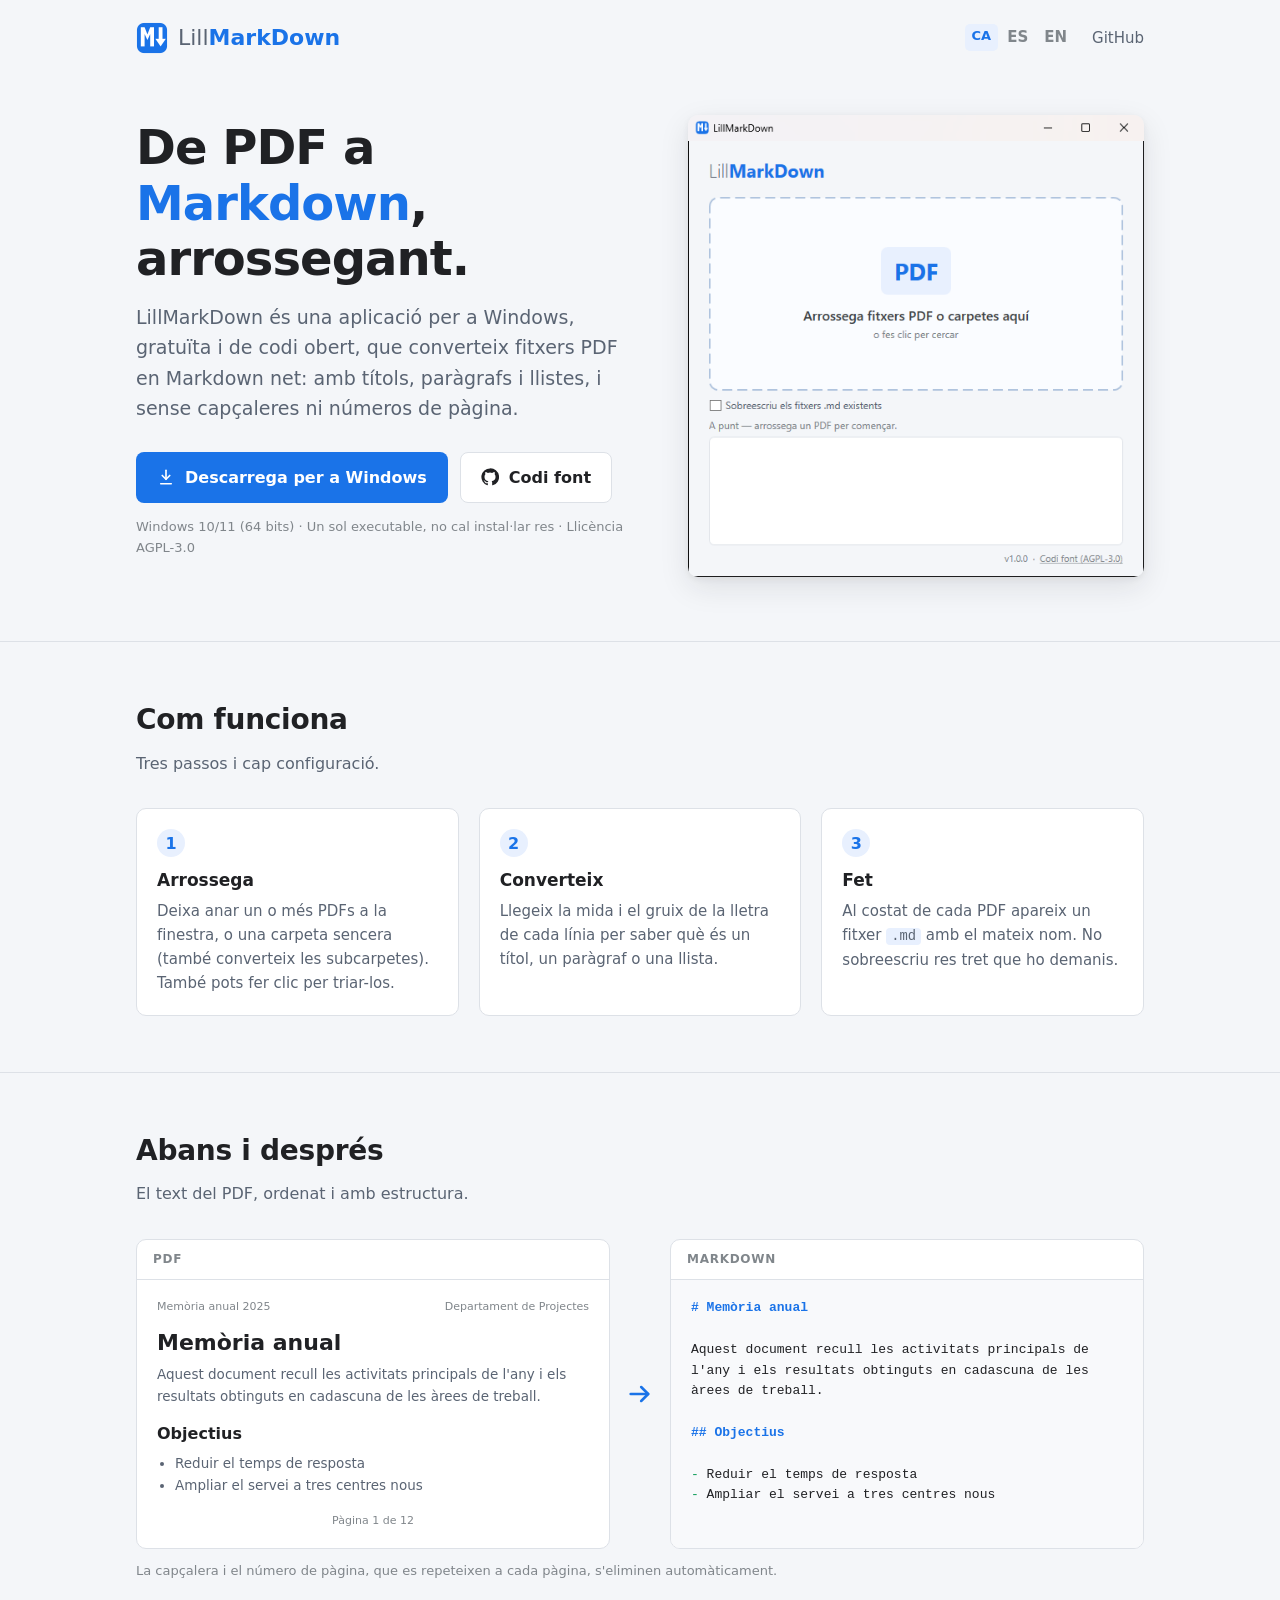
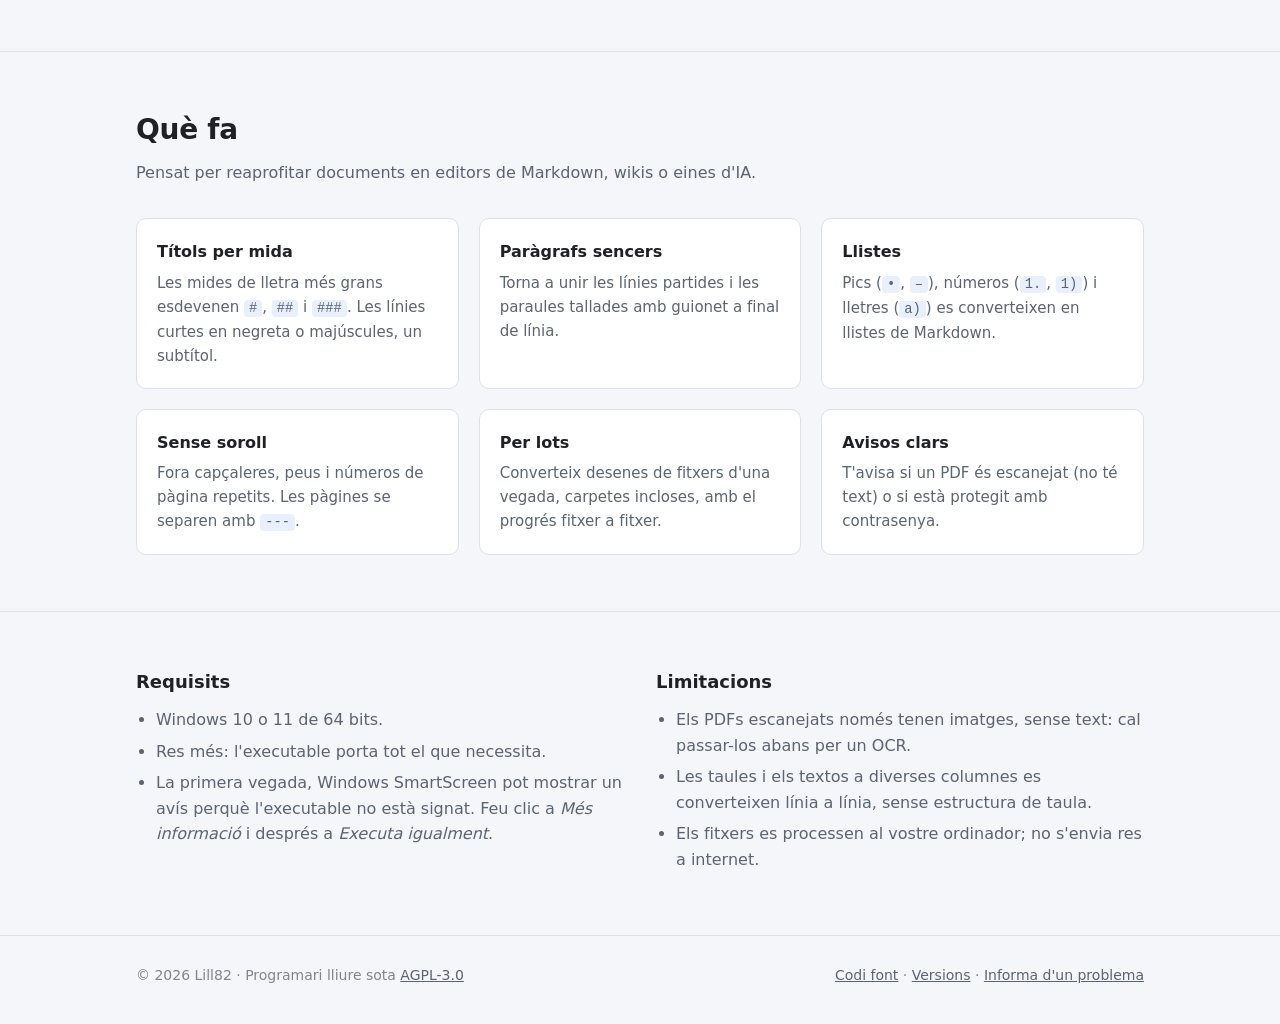
<file: docs/index.html>
<!doctype html>
<html lang="ca">
<head>
<meta charset="utf-8">
<meta name="viewport" content="width=device-width, initial-scale=1">
<title>LillMarkDown — PDF a Markdown per a Windows</title>
<meta name="description" content="Aplicació d'escriptori gratuïta i lliure per a Windows que converteix fitxers PDF a Markdown: títols, paràgrafs i llistes, sense capçaleres ni números de pàgina.">
<link rel="icon" href="icon.png" type="image/png">
<link rel="alternate" hreflang="ca" href="https://lill82.github.io/LillMarkDown/">
<link rel="alternate" hreflang="es" href="https://lill82.github.io/LillMarkDown/es/">
<link rel="alternate" hreflang="en" href="https://lill82.github.io/LillMarkDown/en/">
<link rel="alternate" hreflang="x-default" href="https://lill82.github.io/LillMarkDown/">
<meta property="og:title" content="LillMarkDown">
<meta property="og:locale" content="ca_ES">
<meta property="og:description" content="Converteix PDFs a Markdown a Windows. Arrossega i llest.">
<meta property="og:image" content="https://lill82.github.io/LillMarkDown/screenshot.png">
<link rel="stylesheet" href="style.css">
</head>
<body>

<header>
  <div class="wrap">
    <a class="brand" href="./" aria-label="LillMarkDown, inici">
      <img src="icon.png" alt="" width="32" height="32">
      <span><span class="l">Lill</span><span class="m">MarkDown</span></span>
    </a>
    <nav>
      <div class="lang" aria-label="Idioma">
        <span aria-current="page" lang="ca">CA</span>
        <a href="es/" hreflang="es" lang="es">ES</a>
        <a href="en/" hreflang="en" lang="en">EN</a>
      </div>
      <a href="https://github.com/Lill82/LillMarkDown">GitHub</a>
    </nav>
  </div>
</header>

<main>
  <div class="wrap hero">
    <div>
      <h1>De PDF a <em>Markdown</em>, arrossegant.</h1>
      <p class="lead">LillMarkDown és una aplicació per a Windows, gratuïta i de codi obert, que converteix fitxers PDF en Markdown net: amb títols, paràgrafs i llistes, i sense capçaleres ni números de pàgina.</p>
      <div class="actions">
        <a class="btn primary" href="https://github.com/Lill82/LillMarkDown/releases/latest/download/LillMarkDown.exe">
          <svg viewBox="0 0 24 24" fill="none" stroke="currentColor" stroke-width="2.2" stroke-linecap="round" stroke-linejoin="round" aria-hidden="true"><path d="M12 3v12"/><path d="m7 10 5 5 5-5"/><path d="M5 21h14"/></svg>
          Descarrega per a Windows
        </a>
        <a class="btn secondary" href="https://github.com/Lill82/LillMarkDown">
          <svg viewBox="0 0 24 24" fill="currentColor" aria-hidden="true"><path d="M12 .5a11.5 11.5 0 0 0-3.64 22.41c.58.1.79-.25.79-.56v-2c-3.2.7-3.88-1.37-3.88-1.37-.52-1.33-1.28-1.69-1.28-1.69-1.04-.71.08-.7.08-.7 1.15.08 1.76 1.19 1.76 1.19 1.03 1.76 2.69 1.25 3.35.96.1-.75.4-1.25.73-1.54-2.56-.29-5.25-1.28-5.25-5.69 0-1.26.45-2.29 1.19-3.09-.12-.29-.52-1.46.11-3.05 0 0 .97-.31 3.17 1.18a11 11 0 0 1 5.77 0c2.2-1.49 3.17-1.18 3.17-1.18.63 1.59.23 2.76.11 3.05.74.8 1.19 1.83 1.19 3.09 0 4.42-2.7 5.39-5.26 5.68.41.36.78 1.06.78 2.14v3.17c0 .31.21.67.8.56A11.5 11.5 0 0 0 12 .5Z"/></svg>
          Codi font
        </a>
      </div>
      <p class="meta">Windows 10/11 (64 bits) · Un sol executable, no cal instal·lar res · Llicència AGPL-3.0</p>
    </div>
    <div class="shot">
      <img src="screenshot.png" alt="Finestra de LillMarkDown amb la zona per arrossegar fitxers PDF" width="546" height="553">
    </div>
  </div>

  <section>
    <div class="wrap">
      <h2>Com funciona</h2>
      <p class="sub">Tres passos i cap configuració.</p>
      <ol class="steps">
        <li><h3>Arrossega</h3><p>Deixa anar un o més PDFs a la finestra, o una carpeta sencera (també converteix les subcarpetes). També pots fer clic per triar-los.</p></li>
        <li><h3>Converteix</h3><p>Llegeix la mida i el gruix de la lletra de cada línia per saber què és un títol, un paràgraf o una llista.</p></li>
        <li><h3>Fet</h3><p>Al costat de cada PDF apareix un fitxer <code>.md</code> amb el mateix nom. No sobreescriu res tret que ho demanis.</p></li>
      </ol>
    </div>
  </section>

  <section>
    <div class="wrap">
      <h2>Abans i després</h2>
      <p class="sub">El text del PDF, ordenat i amb estructura.</p>
      <div class="compare">
        <div class="pane pdf">
          <div class="label">PDF</div>
          <div class="body">
            <div class="hdr"><span>Memòria anual 2025</span><span>Departament de Projectes</span></div>
            <div class="t1">Memòria anual</div>
            <p>Aquest document recull les activitats principals de l'any i els resultats obtinguts en cadascuna de les àrees de treball.</p>
            <div class="t2">Objectius</div>
            <ul>
              <li>Reduir el temps de resposta</li>
              <li>Ampliar el servei a tres centres nous</li>
            </ul>
            <div class="ftr">Pàgina 1 de 12</div>
          </div>
        </div>
        <div class="arrow" aria-hidden="true">
          <svg viewBox="0 0 24 24" fill="none" stroke="currentColor" stroke-width="2.2" stroke-linecap="round" stroke-linejoin="round"><path d="M4 12h15"/><path d="m13 6 6 6-6 6"/></svg>
        </div>
        <div class="pane">
          <div class="label">Markdown</div>
<pre><span class="h"># Memòria anual</span>

Aquest document recull les activitats principals de l'any i els resultats obtinguts en cadascuna de les àrees de treball.

<span class="h">## Objectius</span>

<span class="k">-</span> Reduir el temps de resposta
<span class="k">-</span> Ampliar el servei a tres centres nous</pre>
        </div>
      </div>
      <p class="note">La capçalera i el número de pàgina, que es repeteixen a cada pàgina, s'eliminen automàticament.</p>
    </div>
  </section>

  <section>
    <div class="wrap">
      <h2>Què fa</h2>
      <p class="sub">Pensat per reaprofitar documents en editors de Markdown, wikis o eines d'IA.</p>
      <div class="features">
        <div class="feature"><h3>Títols per mida</h3><p>Les mides de lletra més grans esdevenen <code>#</code>, <code>##</code> i <code>###</code>. Les línies curtes en negreta o majúscules, un subtítol.</p></div>
        <div class="feature"><h3>Paràgrafs sencers</h3><p>Torna a unir les línies partides i les paraules tallades amb guionet a final de línia.</p></div>
        <div class="feature"><h3>Llistes</h3><p>Pics (<code>•</code>, <code>–</code>), números (<code>1.</code>, <code>1)</code>) i lletres (<code>a)</code>) es converteixen en llistes de Markdown.</p></div>
        <div class="feature"><h3>Sense soroll</h3><p>Fora capçaleres, peus i números de pàgina repetits. Les pàgines se separen amb <code>---</code>.</p></div>
        <div class="feature"><h3>Per lots</h3><p>Converteix desenes de fitxers d'una vegada, carpetes incloses, amb el progrés fitxer a fitxer.</p></div>
        <div class="feature"><h3>Avisos clars</h3><p>T'avisa si un PDF és escanejat (no té text) o si està protegit amb contrasenya.</p></div>
      </div>
    </div>
  </section>

  <section>
    <div class="wrap two">
      <div>
        <h3>Requisits</h3>
        <ul>
          <li>Windows 10 o 11 de 64 bits.</li>
          <li>Res més: l'executable porta tot el que necessita.</li>
          <li>La primera vegada, Windows SmartScreen pot mostrar un avís perquè l'executable no està signat. Feu clic a <em>Més informació</em> i després a <em>Executa igualment</em>.</li>
        </ul>
      </div>
      <div>
        <h3>Limitacions</h3>
        <ul>
          <li>Els PDFs escanejats només tenen imatges, sense text: cal passar-los abans per un OCR.</li>
          <li>Les taules i els textos a diverses columnes es converteixen línia a línia, sense estructura de taula.</li>
          <li>Els fitxers es processen al vostre ordinador; no s'envia res a internet.</li>
        </ul>
      </div>
    </div>
  </section>
</main>

<footer>
  <div class="wrap">
    <span>© 2026 Lill82 · Programari lliure sota <a href="https://github.com/Lill82/LillMarkDown/blob/master/LICENSE">AGPL-3.0</a></span>
    <span><a href="https://github.com/Lill82/LillMarkDown">Codi font</a> · <a href="https://github.com/Lill82/LillMarkDown/releases">Versions</a> · <a href="https://github.com/Lill82/LillMarkDown/issues">Informa d'un problema</a></span>
  </div>
</footer>

</body>
</html>
</file>
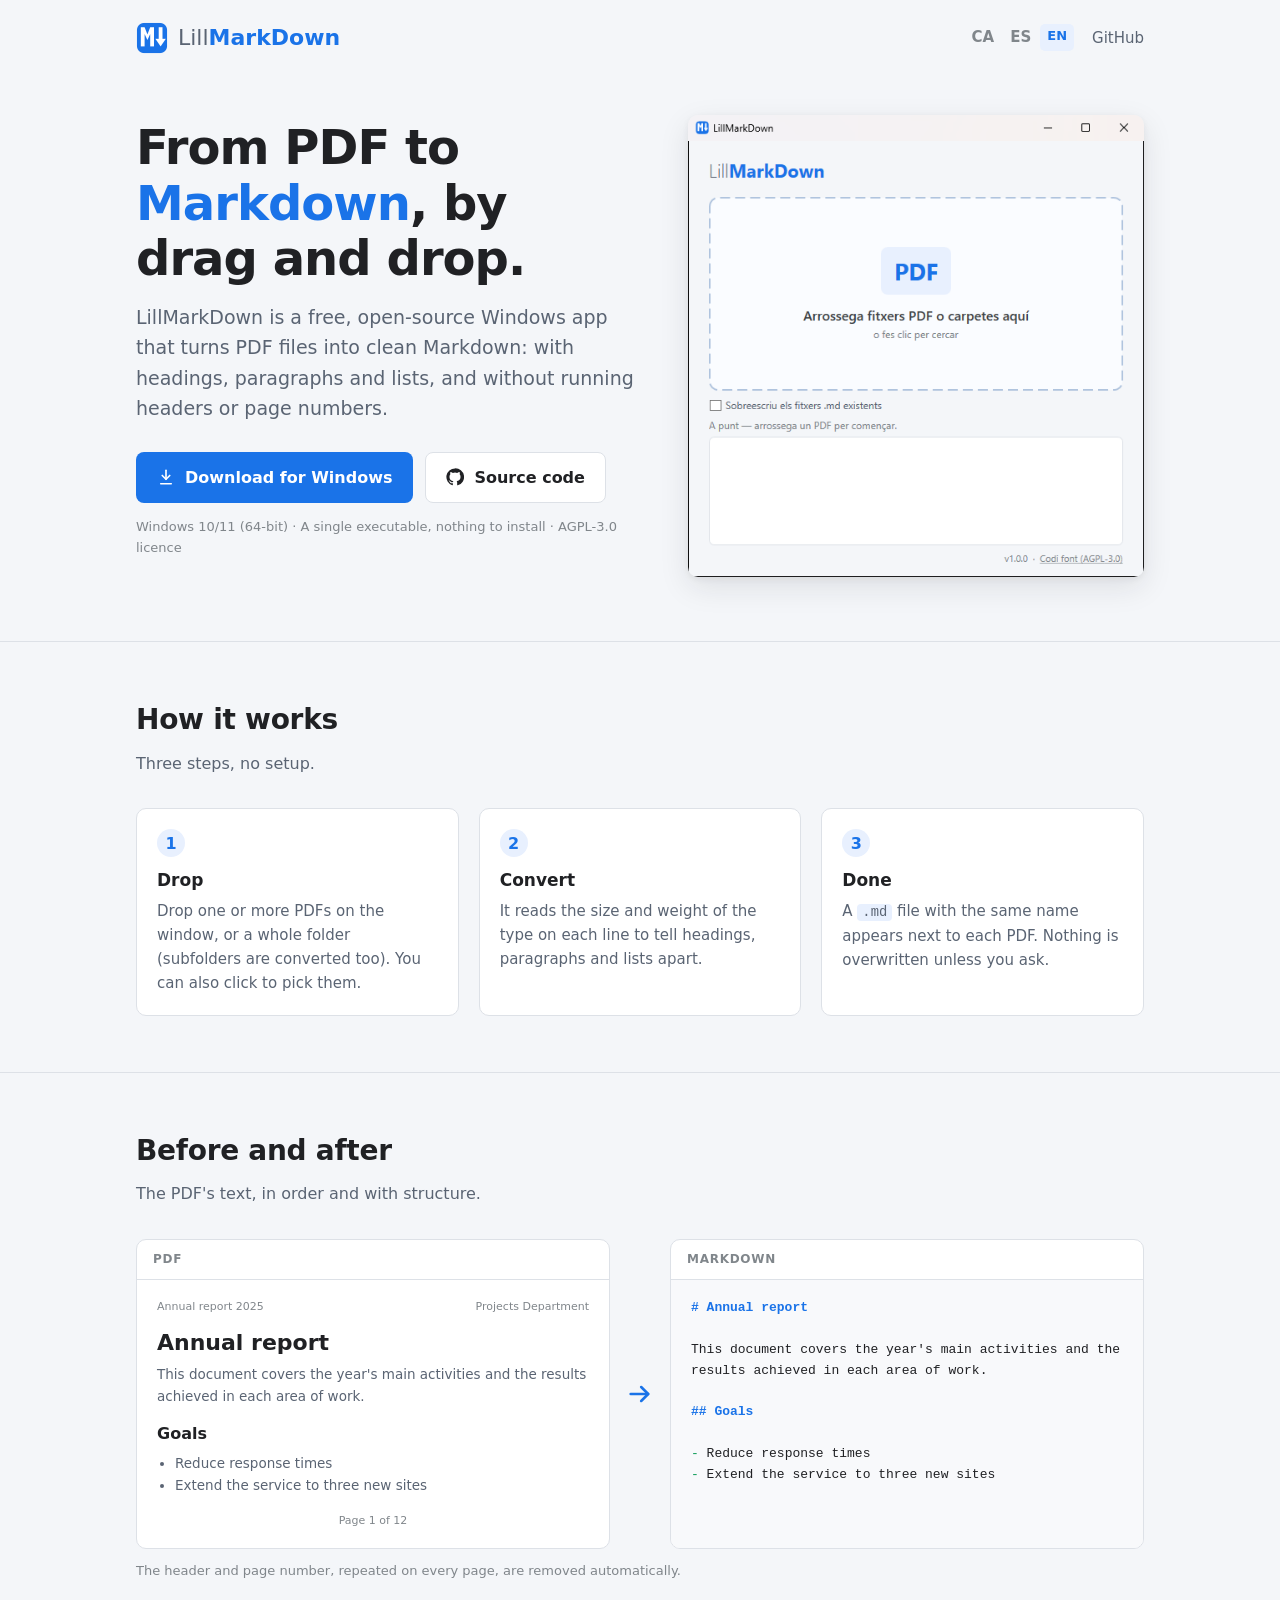
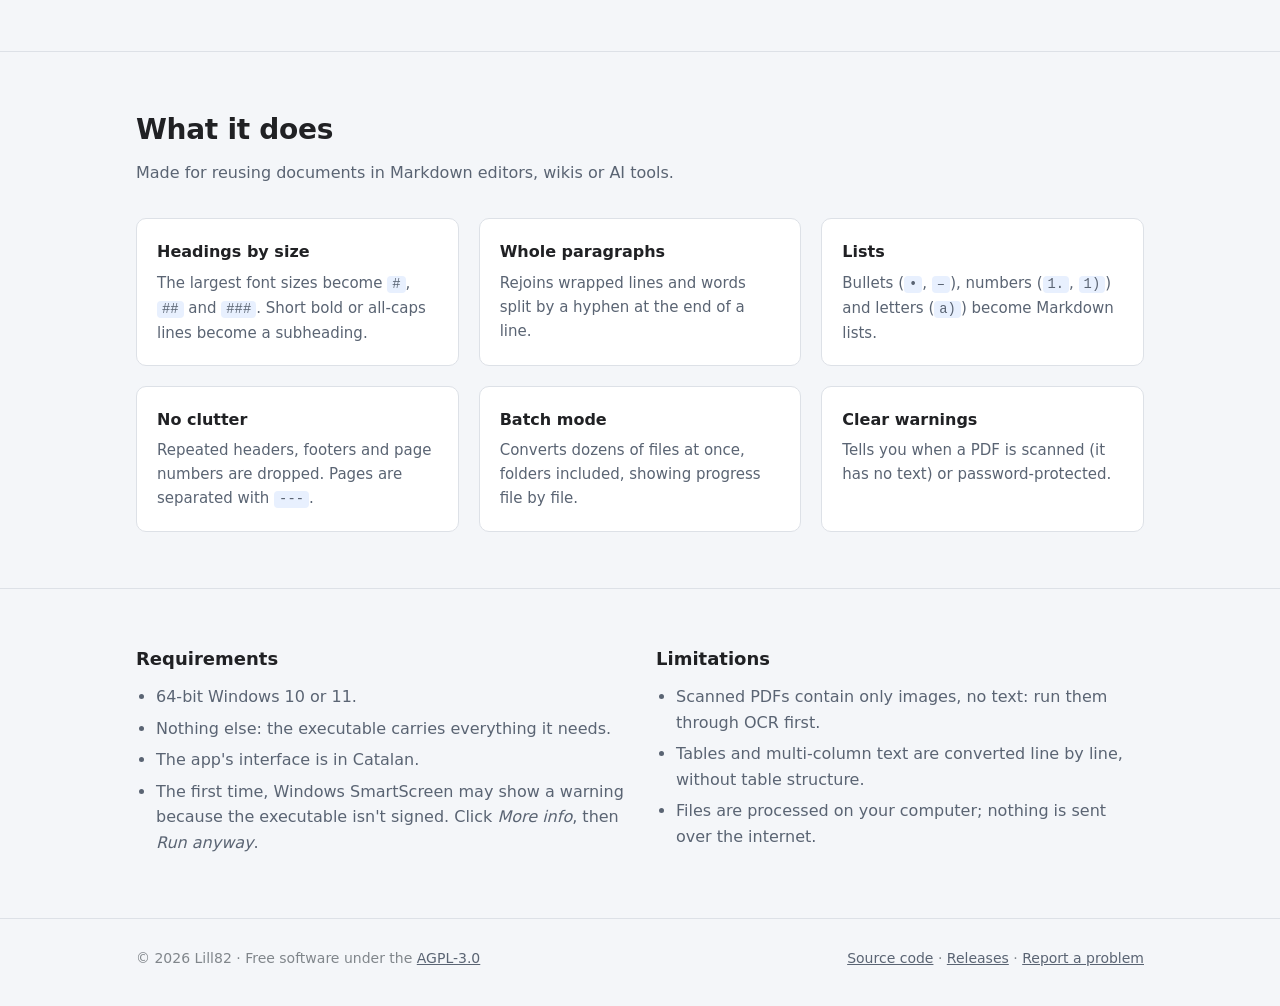
<file: docs/en/index.html>
<!doctype html>
<html lang="en">
<head>
<meta charset="utf-8">
<meta name="viewport" content="width=device-width, initial-scale=1">
<title>LillMarkDown — PDF to Markdown for Windows</title>
<meta name="description" content="Free, open-source Windows desktop app that converts PDF files to Markdown: headings, paragraphs and lists, without running headers or page numbers.">
<link rel="icon" href="../icon.png" type="image/png">
<link rel="alternate" hreflang="ca" href="https://lill82.github.io/LillMarkDown/">
<link rel="alternate" hreflang="es" href="https://lill82.github.io/LillMarkDown/es/">
<link rel="alternate" hreflang="en" href="https://lill82.github.io/LillMarkDown/en/">
<link rel="alternate" hreflang="x-default" href="https://lill82.github.io/LillMarkDown/">
<meta property="og:title" content="LillMarkDown">
<meta property="og:locale" content="en_US">
<meta property="og:description" content="Convert PDFs to Markdown on Windows. Drag, drop, done.">
<meta property="og:image" content="https://lill82.github.io/LillMarkDown/screenshot.png">
<link rel="stylesheet" href="../style.css">
</head>
<body>

<header>
  <div class="wrap">
    <a class="brand" href="./" aria-label="LillMarkDown, home">
      <img src="../icon.png" alt="" width="32" height="32">
      <span><span class="l">Lill</span><span class="m">MarkDown</span></span>
    </a>
    <nav>
      <div class="lang" aria-label="Language">
        <a href="../" hreflang="ca" lang="ca">CA</a>
        <a href="../es/" hreflang="es" lang="es">ES</a>
        <span aria-current="page" lang="en">EN</span>
      </div>
      <a href="https://github.com/Lill82/LillMarkDown">GitHub</a>
    </nav>
  </div>
</header>

<main>
  <div class="wrap hero">
    <div>
      <h1>From PDF to <em>Markdown</em>, by drag and drop.</h1>
      <p class="lead">LillMarkDown is a free, open-source Windows app that turns PDF files into clean Markdown: with headings, paragraphs and lists, and without running headers or page numbers.</p>
      <div class="actions">
        <a class="btn primary" href="https://github.com/Lill82/LillMarkDown/releases/latest/download/LillMarkDown.exe">
          <svg viewBox="0 0 24 24" fill="none" stroke="currentColor" stroke-width="2.2" stroke-linecap="round" stroke-linejoin="round" aria-hidden="true"><path d="M12 3v12"/><path d="m7 10 5 5 5-5"/><path d="M5 21h14"/></svg>
          Download for Windows
        </a>
        <a class="btn secondary" href="https://github.com/Lill82/LillMarkDown">
          <svg viewBox="0 0 24 24" fill="currentColor" aria-hidden="true"><path d="M12 .5a11.5 11.5 0 0 0-3.64 22.41c.58.1.79-.25.79-.56v-2c-3.2.7-3.88-1.37-3.88-1.37-.52-1.33-1.28-1.69-1.28-1.69-1.04-.71.08-.7.08-.7 1.15.08 1.76 1.19 1.76 1.19 1.03 1.76 2.69 1.25 3.35.96.1-.75.4-1.25.73-1.54-2.56-.29-5.25-1.28-5.25-5.69 0-1.26.45-2.29 1.19-3.09-.12-.29-.52-1.46.11-3.05 0 0 .97-.31 3.17 1.18a11 11 0 0 1 5.77 0c2.2-1.49 3.17-1.18 3.17-1.18.63 1.59.23 2.76.11 3.05.74.8 1.19 1.83 1.19 3.09 0 4.42-2.7 5.39-5.26 5.68.41.36.78 1.06.78 2.14v3.17c0 .31.21.67.8.56A11.5 11.5 0 0 0 12 .5Z"/></svg>
          Source code
        </a>
      </div>
      <p class="meta">Windows 10/11 (64-bit) · A single executable, nothing to install · AGPL-3.0 licence</p>
    </div>
    <div class="shot">
      <img src="../screenshot.png" alt="LillMarkDown window with the area for dropping PDF files (Catalan interface)" width="546" height="553">
    </div>
  </div>

  <section>
    <div class="wrap">
      <h2>How it works</h2>
      <p class="sub">Three steps, no setup.</p>
      <ol class="steps">
        <li><h3>Drop</h3><p>Drop one or more PDFs on the window, or a whole folder (subfolders are converted too). You can also click to pick them.</p></li>
        <li><h3>Convert</h3><p>It reads the size and weight of the type on each line to tell headings, paragraphs and lists apart.</p></li>
        <li><h3>Done</h3><p>A <code>.md</code> file with the same name appears next to each PDF. Nothing is overwritten unless you ask.</p></li>
      </ol>
    </div>
  </section>

  <section>
    <div class="wrap">
      <h2>Before and after</h2>
      <p class="sub">The PDF's text, in order and with structure.</p>
      <div class="compare">
        <div class="pane pdf">
          <div class="label">PDF</div>
          <div class="body">
            <div class="hdr"><span>Annual report 2025</span><span>Projects Department</span></div>
            <div class="t1">Annual report</div>
            <p>This document covers the year's main activities and the results achieved in each area of work.</p>
            <div class="t2">Goals</div>
            <ul>
              <li>Reduce response times</li>
              <li>Extend the service to three new sites</li>
            </ul>
            <div class="ftr">Page 1 of 12</div>
          </div>
        </div>
        <div class="arrow" aria-hidden="true">
          <svg viewBox="0 0 24 24" fill="none" stroke="currentColor" stroke-width="2.2" stroke-linecap="round" stroke-linejoin="round"><path d="M4 12h15"/><path d="m13 6 6 6-6 6"/></svg>
        </div>
        <div class="pane">
          <div class="label">Markdown</div>
<pre><span class="h"># Annual report</span>

This document covers the year's main activities and the results achieved in each area of work.

<span class="h">## Goals</span>

<span class="k">-</span> Reduce response times
<span class="k">-</span> Extend the service to three new sites</pre>
        </div>
      </div>
      <p class="note">The header and page number, repeated on every page, are removed automatically.</p>
    </div>
  </section>

  <section>
    <div class="wrap">
      <h2>What it does</h2>
      <p class="sub">Made for reusing documents in Markdown editors, wikis or AI tools.</p>
      <div class="features">
        <div class="feature"><h3>Headings by size</h3><p>The largest font sizes become <code>#</code>, <code>##</code> and <code>###</code>. Short bold or all-caps lines become a subheading.</p></div>
        <div class="feature"><h3>Whole paragraphs</h3><p>Rejoins wrapped lines and words split by a hyphen at the end of a line.</p></div>
        <div class="feature"><h3>Lists</h3><p>Bullets (<code>•</code>, <code>–</code>), numbers (<code>1.</code>, <code>1)</code>) and letters (<code>a)</code>) become Markdown lists.</p></div>
        <div class="feature"><h3>No clutter</h3><p>Repeated headers, footers and page numbers are dropped. Pages are separated with <code>---</code>.</p></div>
        <div class="feature"><h3>Batch mode</h3><p>Converts dozens of files at once, folders included, showing progress file by file.</p></div>
        <div class="feature"><h3>Clear warnings</h3><p>Tells you when a PDF is scanned (it has no text) or password-protected.</p></div>
      </div>
    </div>
  </section>

  <section>
    <div class="wrap two">
      <div>
        <h3>Requirements</h3>
        <ul>
          <li>64-bit Windows 10 or 11.</li>
          <li>Nothing else: the executable carries everything it needs.</li>
          <li>The app's interface is in Catalan.</li>
          <li>The first time, Windows SmartScreen may show a warning because the executable isn't signed. Click <em>More info</em>, then <em>Run anyway</em>.</li>
        </ul>
      </div>
      <div>
        <h3>Limitations</h3>
        <ul>
          <li>Scanned PDFs contain only images, no text: run them through OCR first.</li>
          <li>Tables and multi-column text are converted line by line, without table structure.</li>
          <li>Files are processed on your computer; nothing is sent over the internet.</li>
        </ul>
      </div>
    </div>
  </section>
</main>

<footer>
  <div class="wrap">
    <span>© 2026 Lill82 · Free software under the <a href="https://github.com/Lill82/LillMarkDown/blob/master/LICENSE">AGPL-3.0</a></span>
    <span><a href="https://github.com/Lill82/LillMarkDown">Source code</a> · <a href="https://github.com/Lill82/LillMarkDown/releases">Releases</a> · <a href="https://github.com/Lill82/LillMarkDown/issues">Report a problem</a></span>
  </div>
</footer>

</body>
</html>
</file>
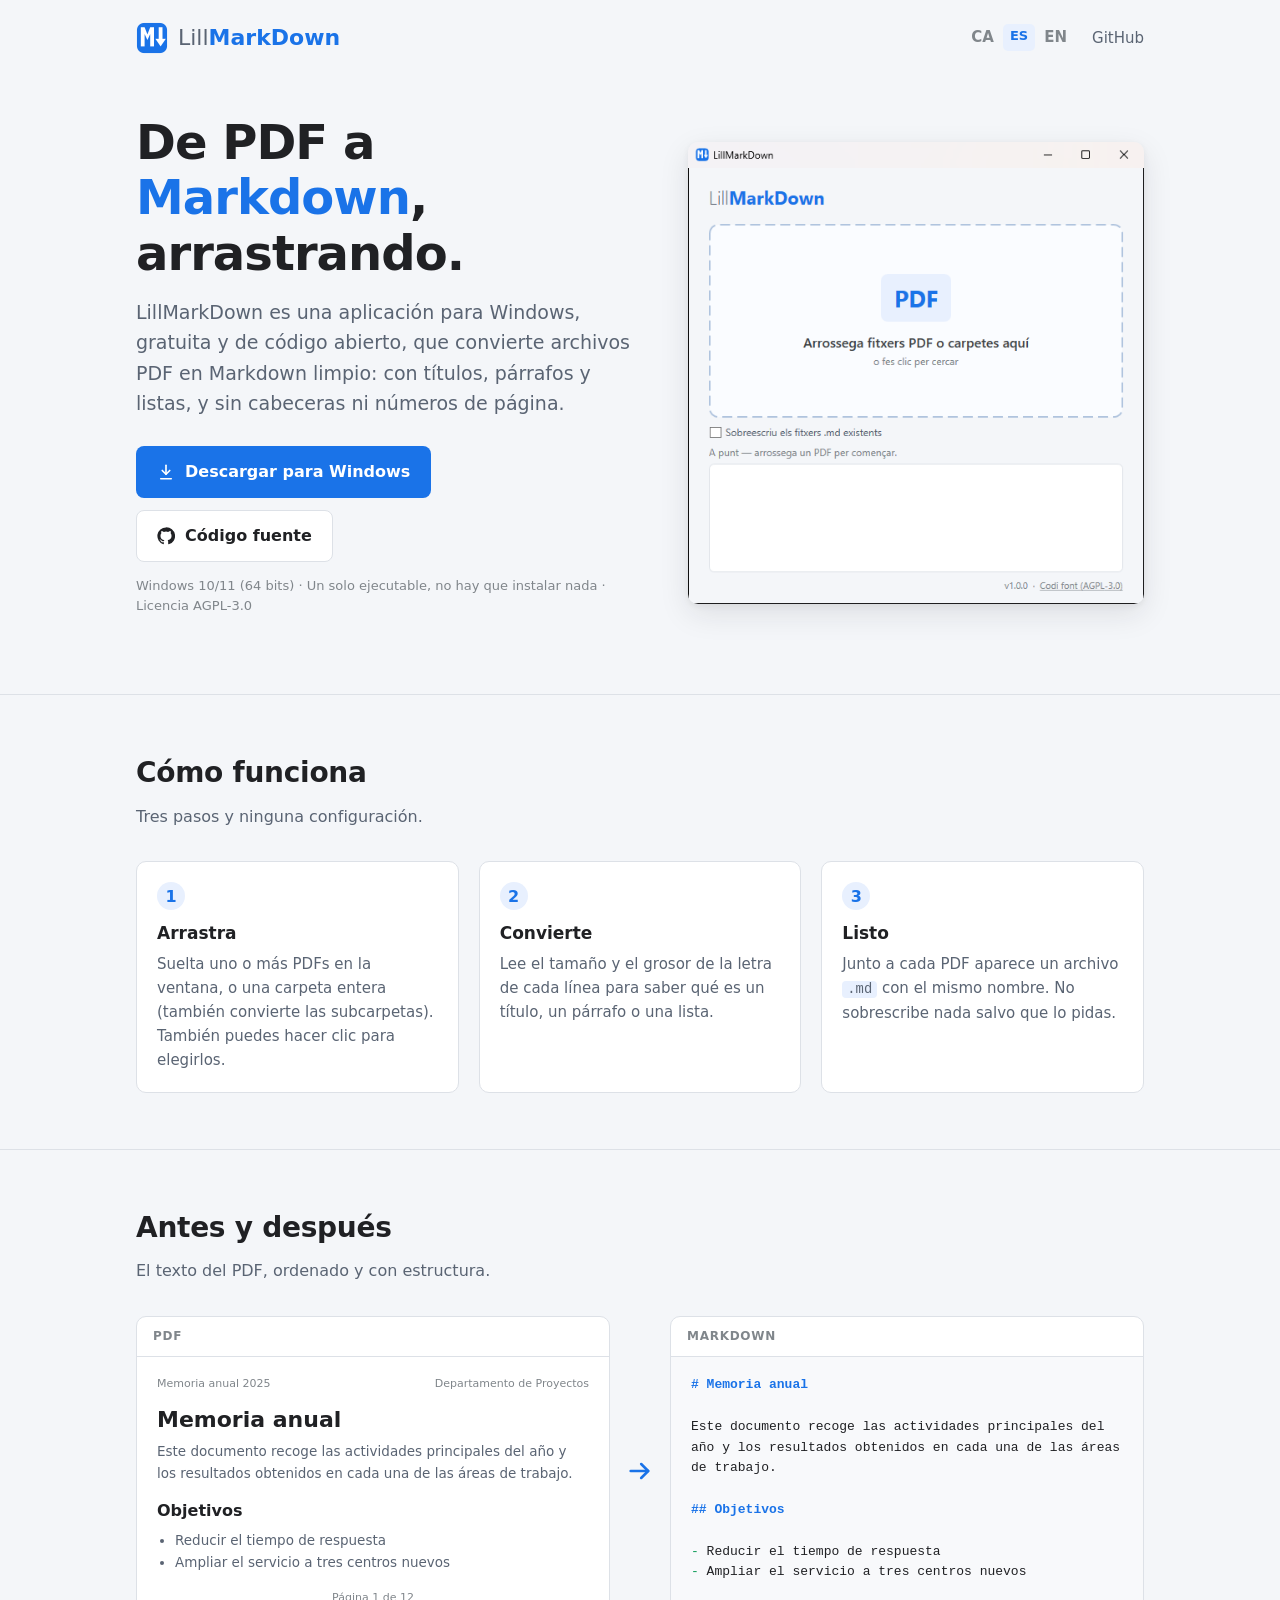
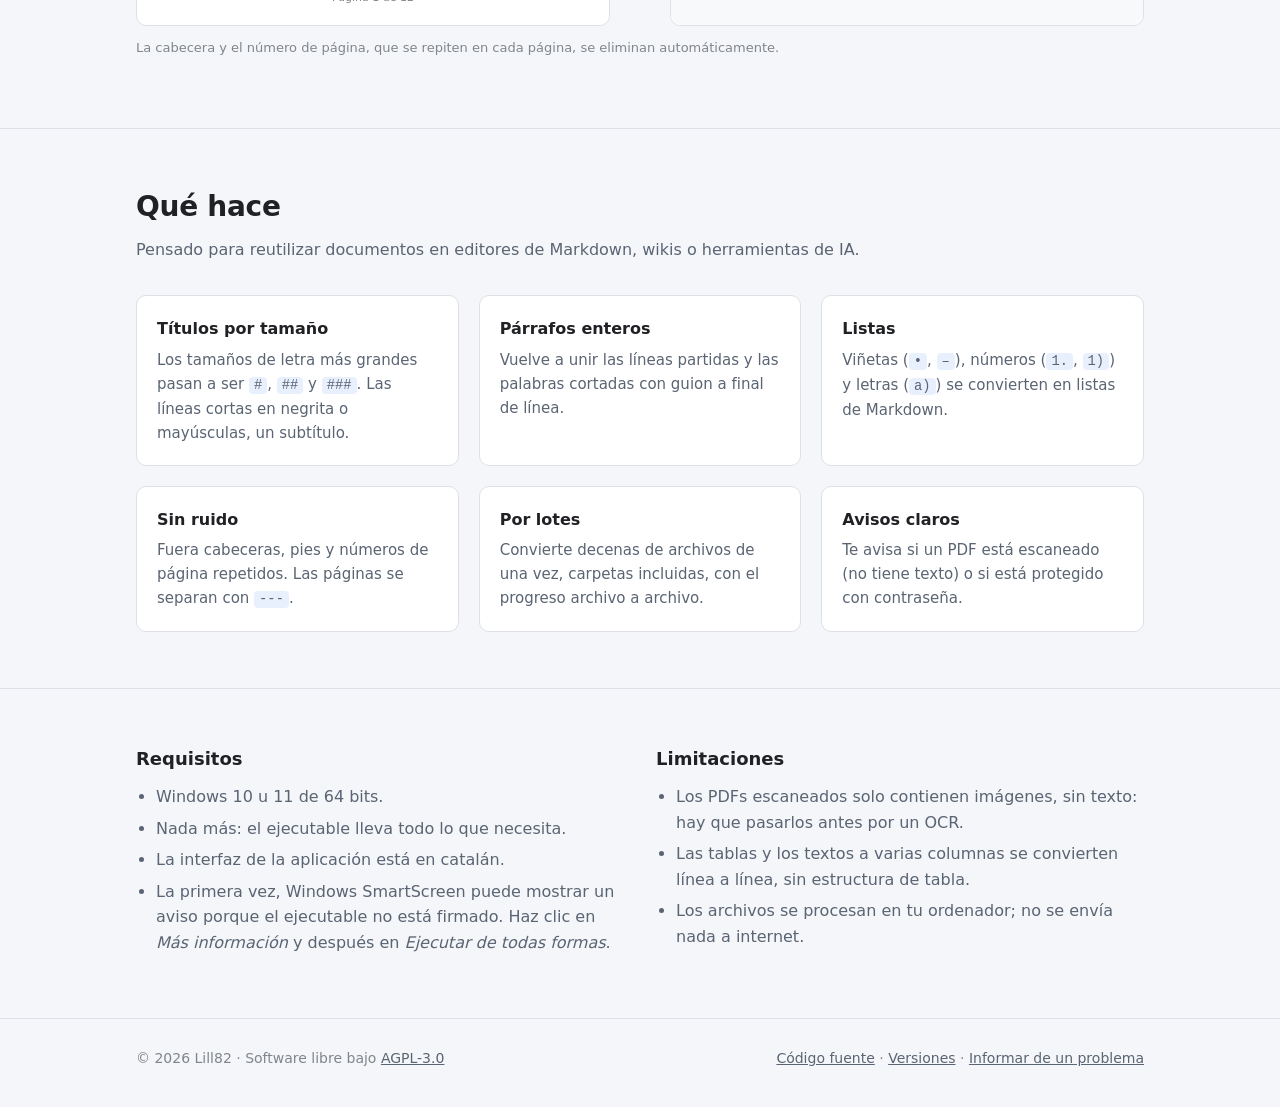
<file: docs/es/index.html>
<!doctype html>
<html lang="es">
<head>
<meta charset="utf-8">
<meta name="viewport" content="width=device-width, initial-scale=1">
<title>LillMarkDown — PDF a Markdown para Windows</title>
<meta name="description" content="Aplicación de escritorio gratuita y libre para Windows que convierte archivos PDF a Markdown: títulos, párrafos y listas, sin cabeceras ni números de página.">
<link rel="icon" href="../icon.png" type="image/png">
<link rel="alternate" hreflang="ca" href="https://lill82.github.io/LillMarkDown/">
<link rel="alternate" hreflang="es" href="https://lill82.github.io/LillMarkDown/es/">
<link rel="alternate" hreflang="en" href="https://lill82.github.io/LillMarkDown/en/">
<link rel="alternate" hreflang="x-default" href="https://lill82.github.io/LillMarkDown/">
<meta property="og:title" content="LillMarkDown">
<meta property="og:locale" content="es_ES">
<meta property="og:description" content="Convierte PDFs a Markdown en Windows. Arrastra y listo.">
<meta property="og:image" content="https://lill82.github.io/LillMarkDown/screenshot.png">
<link rel="stylesheet" href="../style.css">
</head>
<body>

<header>
  <div class="wrap">
    <a class="brand" href="./" aria-label="LillMarkDown, inicio">
      <img src="../icon.png" alt="" width="32" height="32">
      <span><span class="l">Lill</span><span class="m">MarkDown</span></span>
    </a>
    <nav>
      <div class="lang" aria-label="Idioma">
        <a href="../" hreflang="ca" lang="ca">CA</a>
        <span aria-current="page" lang="es">ES</span>
        <a href="../en/" hreflang="en" lang="en">EN</a>
      </div>
      <a href="https://github.com/Lill82/LillMarkDown">GitHub</a>
    </nav>
  </div>
</header>

<main>
  <div class="wrap hero">
    <div>
      <h1>De PDF a <em>Markdown</em>, arrastrando.</h1>
      <p class="lead">LillMarkDown es una aplicación para Windows, gratuita y de código abierto, que convierte archivos PDF en Markdown limpio: con títulos, párrafos y listas, y sin cabeceras ni números de página.</p>
      <div class="actions">
        <a class="btn primary" href="https://github.com/Lill82/LillMarkDown/releases/latest/download/LillMarkDown.exe">
          <svg viewBox="0 0 24 24" fill="none" stroke="currentColor" stroke-width="2.2" stroke-linecap="round" stroke-linejoin="round" aria-hidden="true"><path d="M12 3v12"/><path d="m7 10 5 5 5-5"/><path d="M5 21h14"/></svg>
          Descargar para Windows
        </a>
        <a class="btn secondary" href="https://github.com/Lill82/LillMarkDown">
          <svg viewBox="0 0 24 24" fill="currentColor" aria-hidden="true"><path d="M12 .5a11.5 11.5 0 0 0-3.64 22.41c.58.1.79-.25.79-.56v-2c-3.2.7-3.88-1.37-3.88-1.37-.52-1.33-1.28-1.69-1.28-1.69-1.04-.71.08-.7.08-.7 1.15.08 1.76 1.19 1.76 1.19 1.03 1.76 2.69 1.25 3.35.96.1-.75.4-1.25.73-1.54-2.56-.29-5.25-1.28-5.25-5.69 0-1.26.45-2.29 1.19-3.09-.12-.29-.52-1.46.11-3.05 0 0 .97-.31 3.17 1.18a11 11 0 0 1 5.77 0c2.2-1.49 3.17-1.18 3.17-1.18.63 1.59.23 2.76.11 3.05.74.8 1.19 1.83 1.19 3.09 0 4.42-2.7 5.39-5.26 5.68.41.36.78 1.06.78 2.14v3.17c0 .31.21.67.8.56A11.5 11.5 0 0 0 12 .5Z"/></svg>
          Código fuente
        </a>
      </div>
      <p class="meta">Windows 10/11 (64 bits) · Un solo ejecutable, no hay que instalar nada · Licencia AGPL-3.0</p>
    </div>
    <div class="shot">
      <img src="../screenshot.png" alt="Ventana de LillMarkDown con la zona para arrastrar archivos PDF (interfaz en catalán)" width="546" height="553">
    </div>
  </div>

  <section>
    <div class="wrap">
      <h2>Cómo funciona</h2>
      <p class="sub">Tres pasos y ninguna configuración.</p>
      <ol class="steps">
        <li><h3>Arrastra</h3><p>Suelta uno o más PDFs en la ventana, o una carpeta entera (también convierte las subcarpetas). También puedes hacer clic para elegirlos.</p></li>
        <li><h3>Convierte</h3><p>Lee el tamaño y el grosor de la letra de cada línea para saber qué es un título, un párrafo o una lista.</p></li>
        <li><h3>Listo</h3><p>Junto a cada PDF aparece un archivo <code>.md</code> con el mismo nombre. No sobrescribe nada salvo que lo pidas.</p></li>
      </ol>
    </div>
  </section>

  <section>
    <div class="wrap">
      <h2>Antes y después</h2>
      <p class="sub">El texto del PDF, ordenado y con estructura.</p>
      <div class="compare">
        <div class="pane pdf">
          <div class="label">PDF</div>
          <div class="body">
            <div class="hdr"><span>Memoria anual 2025</span><span>Departamento de Proyectos</span></div>
            <div class="t1">Memoria anual</div>
            <p>Este documento recoge las actividades principales del año y los resultados obtenidos en cada una de las áreas de trabajo.</p>
            <div class="t2">Objetivos</div>
            <ul>
              <li>Reducir el tiempo de respuesta</li>
              <li>Ampliar el servicio a tres centros nuevos</li>
            </ul>
            <div class="ftr">Página 1 de 12</div>
          </div>
        </div>
        <div class="arrow" aria-hidden="true">
          <svg viewBox="0 0 24 24" fill="none" stroke="currentColor" stroke-width="2.2" stroke-linecap="round" stroke-linejoin="round"><path d="M4 12h15"/><path d="m13 6 6 6-6 6"/></svg>
        </div>
        <div class="pane">
          <div class="label">Markdown</div>
<pre><span class="h"># Memoria anual</span>

Este documento recoge las actividades principales del año y los resultados obtenidos en cada una de las áreas de trabajo.

<span class="h">## Objetivos</span>

<span class="k">-</span> Reducir el tiempo de respuesta
<span class="k">-</span> Ampliar el servicio a tres centros nuevos</pre>
        </div>
      </div>
      <p class="note">La cabecera y el número de página, que se repiten en cada página, se eliminan automáticamente.</p>
    </div>
  </section>

  <section>
    <div class="wrap">
      <h2>Qué hace</h2>
      <p class="sub">Pensado para reutilizar documentos en editores de Markdown, wikis o herramientas de IA.</p>
      <div class="features">
        <div class="feature"><h3>Títulos por tamaño</h3><p>Los tamaños de letra más grandes pasan a ser <code>#</code>, <code>##</code> y <code>###</code>. Las líneas cortas en negrita o mayúsculas, un subtítulo.</p></div>
        <div class="feature"><h3>Párrafos enteros</h3><p>Vuelve a unir las líneas partidas y las palabras cortadas con guion a final de línea.</p></div>
        <div class="feature"><h3>Listas</h3><p>Viñetas (<code>•</code>, <code>–</code>), números (<code>1.</code>, <code>1)</code>) y letras (<code>a)</code>) se convierten en listas de Markdown.</p></div>
        <div class="feature"><h3>Sin ruido</h3><p>Fuera cabeceras, pies y números de página repetidos. Las páginas se separan con <code>---</code>.</p></div>
        <div class="feature"><h3>Por lotes</h3><p>Convierte decenas de archivos de una vez, carpetas incluidas, con el progreso archivo a archivo.</p></div>
        <div class="feature"><h3>Avisos claros</h3><p>Te avisa si un PDF está escaneado (no tiene texto) o si está protegido con contraseña.</p></div>
      </div>
    </div>
  </section>

  <section>
    <div class="wrap two">
      <div>
        <h3>Requisitos</h3>
        <ul>
          <li>Windows 10 u 11 de 64 bits.</li>
          <li>Nada más: el ejecutable lleva todo lo que necesita.</li>
          <li>La interfaz de la aplicación está en catalán.</li>
          <li>La primera vez, Windows SmartScreen puede mostrar un aviso porque el ejecutable no está firmado. Haz clic en <em>Más información</em> y después en <em>Ejecutar de todas formas</em>.</li>
        </ul>
      </div>
      <div>
        <h3>Limitaciones</h3>
        <ul>
          <li>Los PDFs escaneados solo contienen imágenes, sin texto: hay que pasarlos antes por un OCR.</li>
          <li>Las tablas y los textos a varias columnas se convierten línea a línea, sin estructura de tabla.</li>
          <li>Los archivos se procesan en tu ordenador; no se envía nada a internet.</li>
        </ul>
      </div>
    </div>
  </section>
</main>

<footer>
  <div class="wrap">
    <span>© 2026 Lill82 · Software libre bajo <a href="https://github.com/Lill82/LillMarkDown/blob/master/LICENSE">AGPL-3.0</a></span>
    <span><a href="https://github.com/Lill82/LillMarkDown">Código fuente</a> · <a href="https://github.com/Lill82/LillMarkDown/releases">Versiones</a> · <a href="https://github.com/Lill82/LillMarkDown/issues">Informar de un problema</a></span>
  </div>
</footer>

</body>
</html>
</file>
<file: docs/style.css>
:root {
  --bg: #F4F6F9;
  --surface: #FFFFFF;
  --text: #202124;
  --muted: #5A6473;
  --faint: #80868B;
  --border: #DDE1E7;
  --accent: #1A73E8;
  --accent-ink: #FFFFFF;
  --accent-soft: #E8F0FE;
  --code-bg: #F8F9FB;
  --ok: #0F9D58;
  --shadow: 0 10px 30px rgba(32, 33, 36, .10), 0 2px 6px rgba(32, 33, 36, .06);
}
@media (prefers-color-scheme: dark) {
  :root {
    --bg: #14171C;
    --surface: #1C2027;
    --text: #E8EAED;
    --muted: #AEB4BD;
    --faint: #8A919B;
    --border: #2E343D;
    --accent: #8AB4F8;
    --accent-ink: #0B1B33;
    --accent-soft: #1E2A3D;
    --code-bg: #171A20;
    --ok: #81C995;
    --shadow: 0 10px 30px rgba(0, 0, 0, .45);
  }
}

* { box-sizing: border-box; }
html { -webkit-text-size-adjust: 100%; }
body {
  margin: 0;
  background: var(--bg);
  color: var(--text);
  font: 16px/1.6 "Segoe UI", system-ui, -apple-system, Roboto, "Helvetica Neue", Arial, sans-serif;
}
a { color: var(--accent); }
.wrap { max-width: 1040px; margin: 0 auto; padding: 0 16px; }

/* Header */
header { padding: 20px 0; }
header .wrap { display: flex; align-items: center; justify-content: space-between; gap: 16px; }
.brand { display: flex; align-items: center; gap: 10px; text-decoration: none; font-size: 22px; }
.brand img { width: 32px; height: 32px; }
.brand .l { font-weight: 300; color: var(--muted); }
.brand .m { font-weight: 700; color: var(--accent); }
header nav a { color: var(--muted); text-decoration: none; font-size: 15px; }
header nav a:hover { color: var(--accent); }

/* Hero */
.hero { display: grid; grid-template-columns: 1.05fr .95fr; gap: 48px; align-items: center; padding-top: 40px; padding-bottom: 64px; }
.hero > * { min-width: 0; }
.hero h1 { font-size: clamp(32px, 5vw, 48px); line-height: 1.15; margin: 0 0 16px; letter-spacing: -.02em; }
.hero h1 em { font-style: normal; color: var(--accent); }
.hero p.lead { font-size: 19px; color: var(--muted); margin: 0 0 28px; max-width: 34em; }
.actions { display: flex; flex-wrap: wrap; gap: 12px; align-items: center; }
.btn {
  display: inline-flex; align-items: center; gap: 10px;
  padding: 12px 20px; border-radius: 8px; font-weight: 600; font-size: 16px;
  text-decoration: none; border: 1px solid transparent;
}
.btn.primary { background: var(--accent); color: var(--accent-ink); }
.btn.primary:hover { filter: brightness(1.08); }
.btn.secondary { background: var(--surface); color: var(--text); border-color: var(--border); }
.btn.secondary:hover { border-color: var(--accent); }
.btn svg { width: 18px; height: 18px; flex: none; }
.meta { margin-top: 14px; font-size: 13px; color: var(--faint); }
.shot { justify-self: center; }
.shot img { display: block; width: 100%; max-width: 460px; height: auto; border-radius: 10px; box-shadow: var(--shadow); }

/* Sections */
section { padding: 56px 0; border-top: 1px solid var(--border); }
h2 { font-size: 28px; margin: 0 0 8px; letter-spacing: -.01em; }
.sub { color: var(--muted); margin: 0 0 32px; }

.steps { display: grid; grid-template-columns: repeat(3, 1fr); gap: 20px; counter-reset: s; list-style: none; padding: 0; margin: 0; }
.steps li { background: var(--surface); border: 1px solid var(--border); border-radius: 10px; padding: 20px; counter-increment: s; }
.steps li::before {
  content: counter(s); display: inline-grid; place-items: center;
  width: 28px; height: 28px; border-radius: 50%;
  background: var(--accent-soft); color: var(--accent); font-weight: 700; margin-bottom: 10px;
}
.steps h3 { margin: 0 0 4px; font-size: 17px; }
.steps p { margin: 0; color: var(--muted); font-size: 15px; }

/* Before / after */
.compare { display: grid; grid-template-columns: 1fr auto 1fr; gap: 16px; align-items: stretch; }
.pane { background: var(--surface); border: 1px solid var(--border); border-radius: 10px; overflow: hidden; display: flex; flex-direction: column; min-width: 0; }
.pane .label { font-size: 12px; font-weight: 600; letter-spacing: .06em; text-transform: uppercase; color: var(--faint); padding: 10px 16px; border-bottom: 1px solid var(--border); }
.pane .body { padding: 18px 20px; flex: 1; }
.pdf .hdr { font-size: 11px; color: var(--faint); display: flex; justify-content: space-between; margin-bottom: 14px; }
.pdf .t1 { font-size: 22px; font-weight: 700; margin: 0 0 8px; line-height: 1.2; }
.pdf .t2 { font-size: 16px; font-weight: 700; margin: 14px 0 6px; }
.pdf p { margin: 0; font-size: 13.5px; color: var(--muted); }
.pdf ul { margin: 6px 0 0; padding-left: 18px; font-size: 13.5px; color: var(--muted); }
.pdf .ftr { font-size: 11px; color: var(--faint); text-align: center; margin-top: 16px; }
.arrow { display: grid; place-items: center; color: var(--accent); }
.arrow svg { width: 28px; height: 28px; }
pre {
  margin: 0; padding: 18px 20px; flex: 1; overflow-x: auto;
  background: var(--code-bg); font: 13px/1.6 Consolas, "Cascadia Mono", ui-monospace, monospace; color: var(--text);
  white-space: pre-wrap; word-break: break-word;
}
pre .h { color: var(--accent); font-weight: 600; }
pre .k { color: var(--ok); }
.note { font-size: 13px; color: var(--faint); margin-top: 12px; }

.features { display: grid; grid-template-columns: repeat(3, 1fr); gap: 20px; }
.feature { background: var(--surface); border: 1px solid var(--border); border-radius: 10px; padding: 20px; }
.feature h3 { margin: 0 0 6px; font-size: 16px; }
.feature p { margin: 0; color: var(--muted); font-size: 15px; }

.two { display: grid; grid-template-columns: 1fr 1fr; gap: 32px; }
.two h3 { margin: 0 0 10px; font-size: 18px; }
.two ul { margin: 0; padding-left: 20px; color: var(--muted); }
.two li { margin-bottom: 6px; }
code { font-family: Consolas, "Cascadia Mono", ui-monospace, monospace; font-size: .92em; background: var(--accent-soft); padding: 1px 5px; border-radius: 4px; }

footer { border-top: 1px solid var(--border); padding: 28px 0 40px; color: var(--faint); font-size: 14px; }
footer .wrap { display: flex; flex-wrap: wrap; gap: 8px 24px; justify-content: space-between; }
footer a { color: var(--muted); }

@media (max-width: 860px) {
  .hero { grid-template-columns: 1fr; gap: 32px; padding-top: 16px; }
  .steps, .features { grid-template-columns: 1fr; }
  .compare { grid-template-columns: 1fr; }
  .arrow svg { transform: rotate(90deg); }
  .two { grid-template-columns: 1fr; }
}

/* Language switcher */
header nav { display: flex; align-items: center; gap: 18px; }
.lang { display: flex; gap: 2px; font-size: 13px; font-weight: 600; }
.lang a, .lang span { display: inline-block; line-height: 1.4; padding: 3px 7px; border-radius: 5px; text-decoration: none; color: var(--faint); }
.lang a:hover { color: var(--accent); background: var(--accent-soft); }
.lang [aria-current] { color: var(--accent); background: var(--accent-soft); }
</file>
